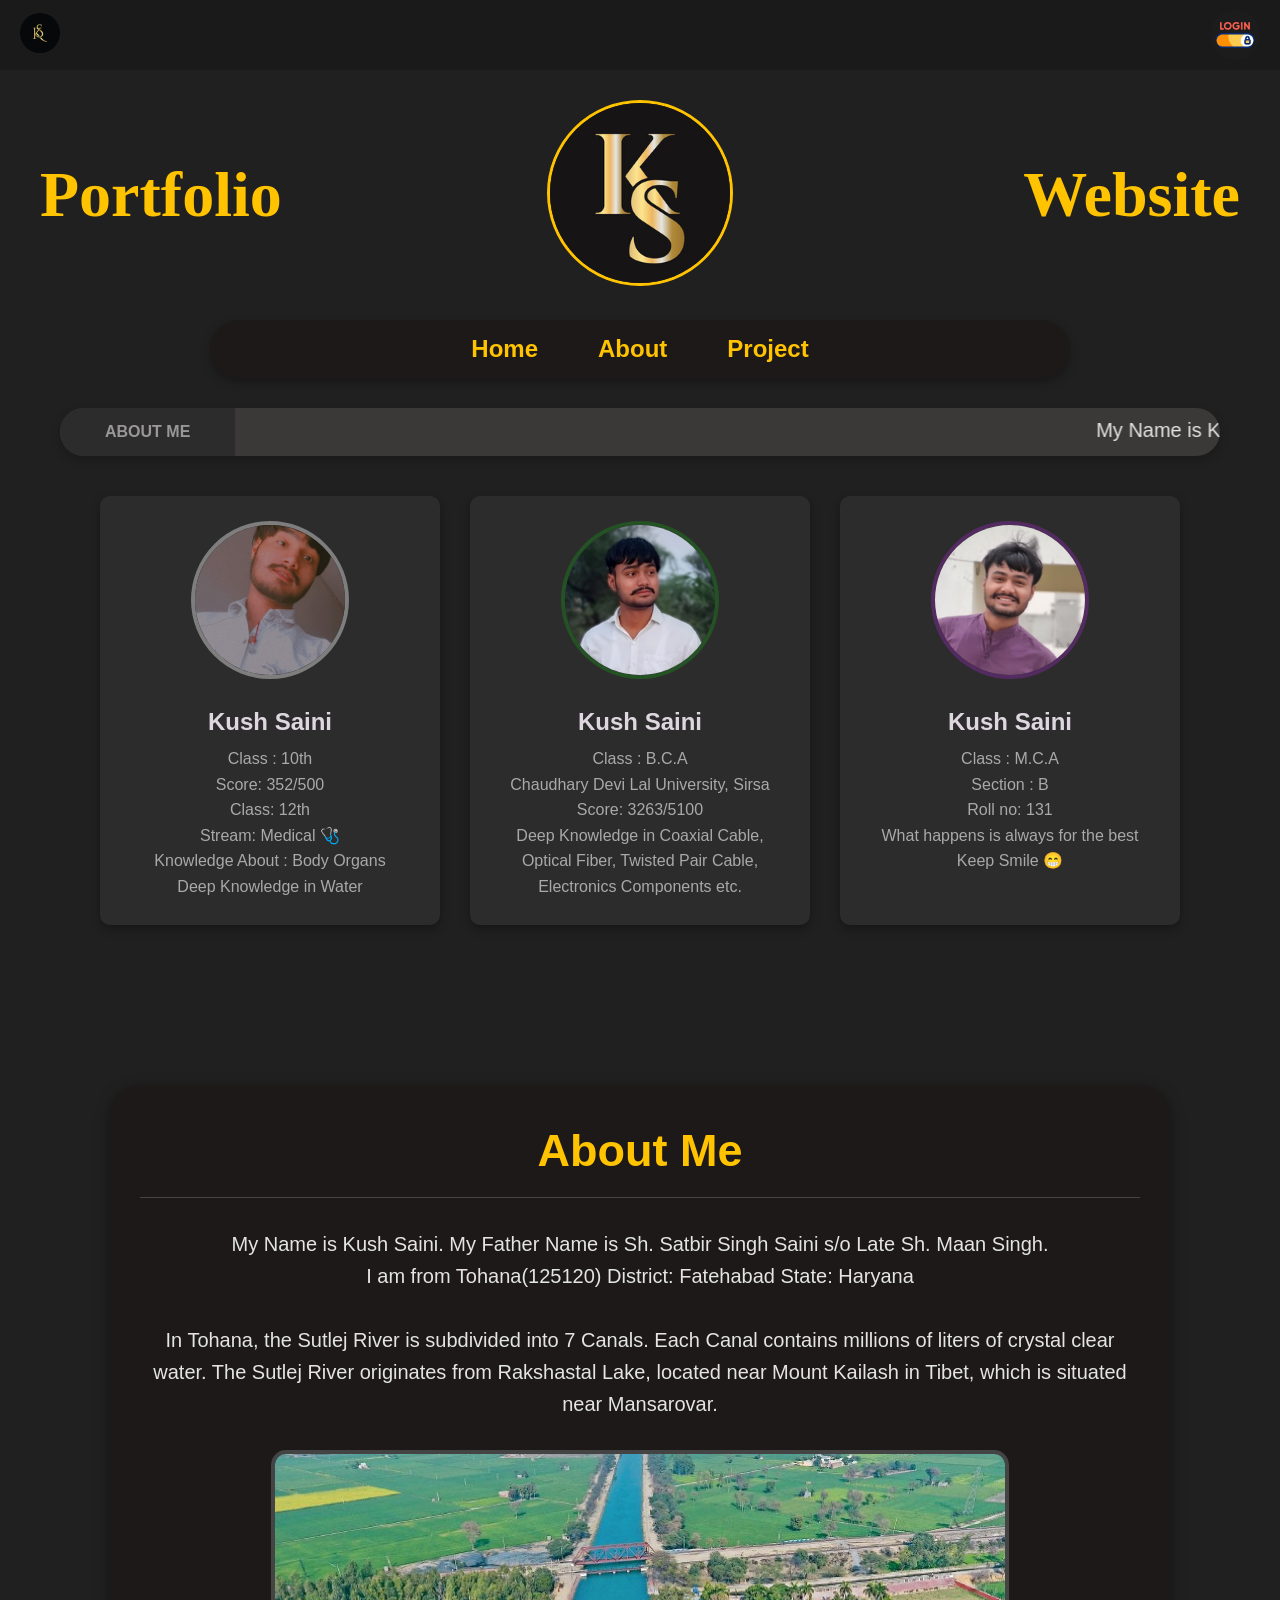
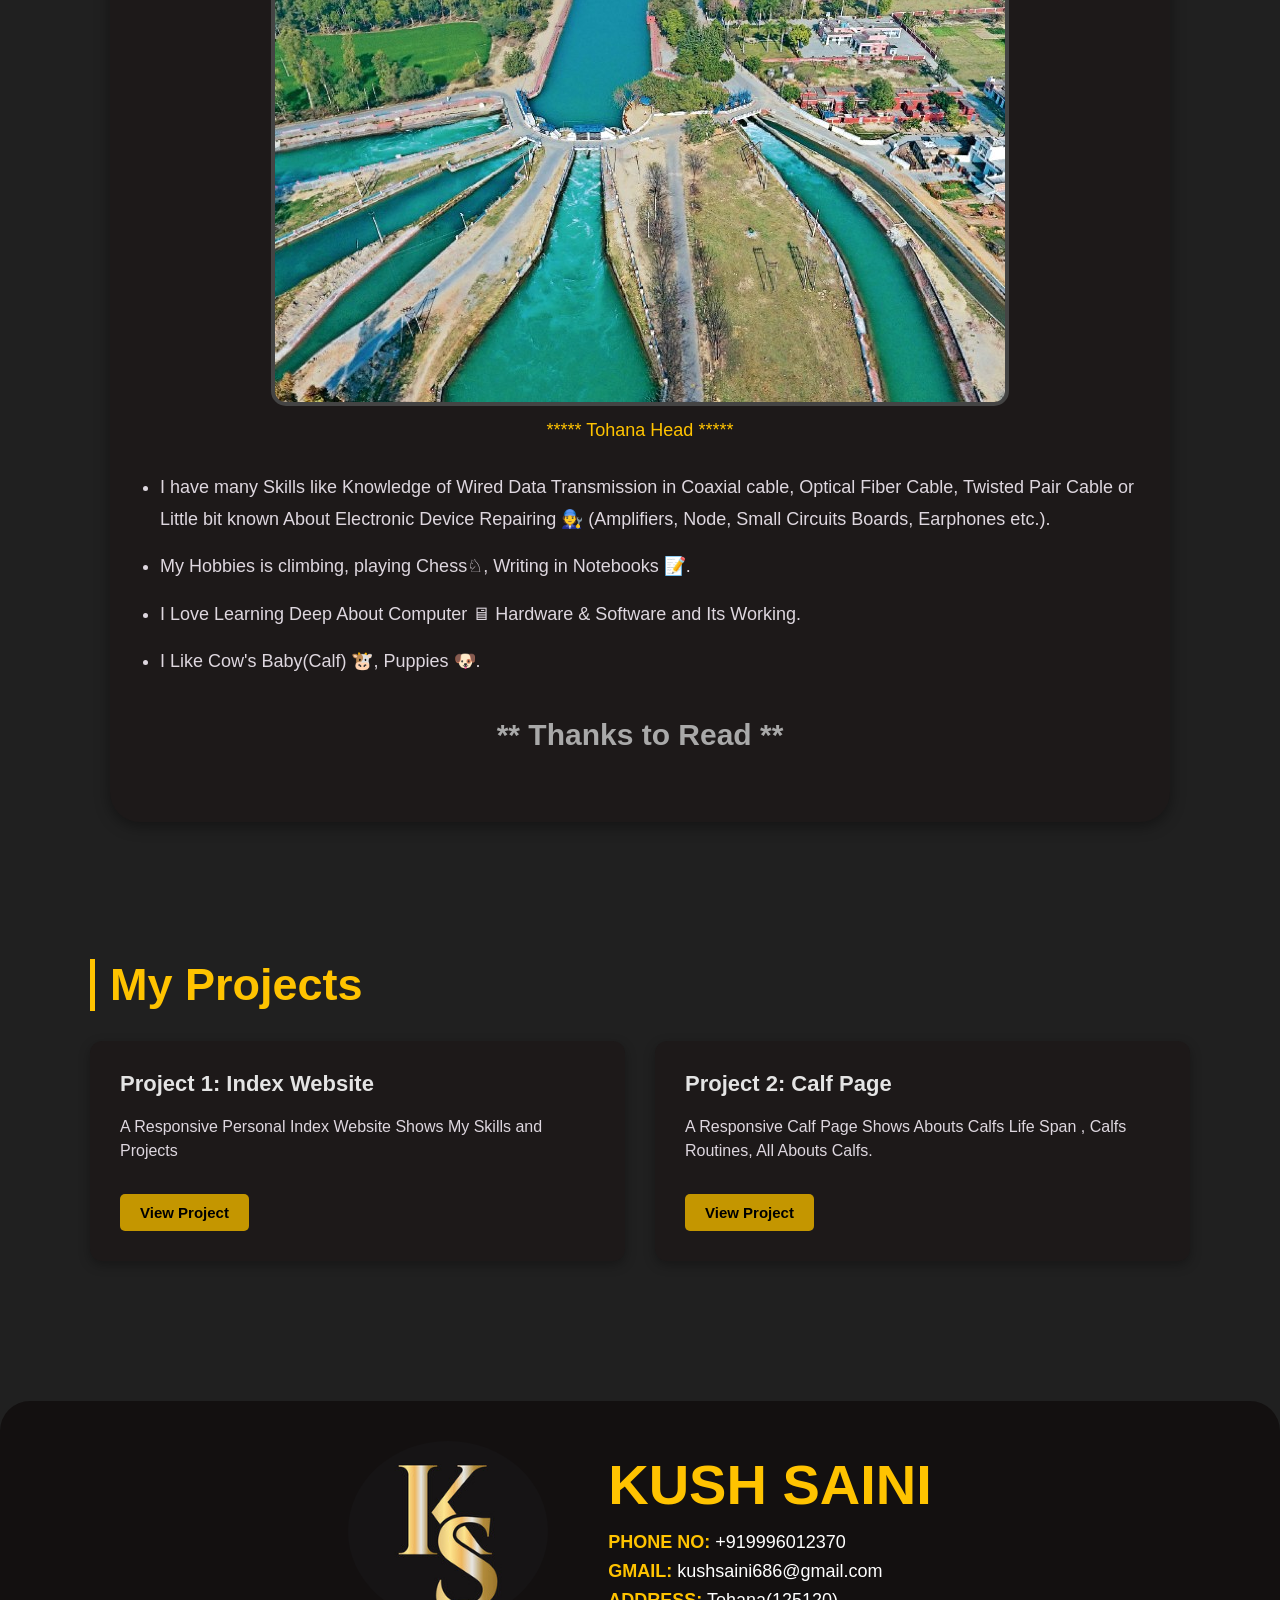
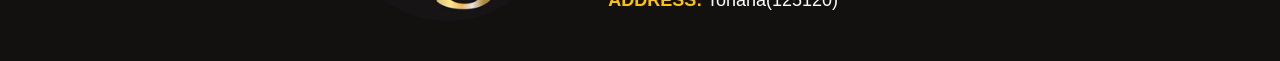
<file: index.html>
<!DOCTYPE html>
<html lang="en">
<head>
    <meta charset="UTF-8">
    <meta name="viewport" content="width=device-width, initial-scale=1.0">
    <title>KWeb - Kush Saini Portfolio</title>
    <link rel="stylesheet" href="./index.css">
</head>
<body>

    <div class="top-utility-bar">
        <div class="profile-badge">
            <img src="./ks.jpg" alt="KS" class="avatar-img">
        </div>
        <a href="./Login.html" class="isolated-login-btn" title="Login">
            <img src="./login.png" alt="Login">
        </a>
    </div>

    <header id="he">
        <h1 id="k">Portfolio</h1>
        <div class="header-logo-wrapper">
            <img id="i" src="./240_F_510206850_NI3gwIwDtyIz4WPUnAkGsOidf5Y8lUd6.jpeg" alt="Photo Crupt">
        </div>
        <h1 id="w">Website</h1>
    </header>

    <nav id="n">
        <a href="#he"><b>Home</b></a>
        <a href="#about-section"><b>About</b></a>
        <a href="#project-section"><b>Project</b></a>
    </nav>

    <section id="in">
        <div id="ln">
            <p id="l"><b>ABOUT ME</b></p>
        </div>
        <div class="marquee-wrapper">
            <marquee behavior="scroll" loop="infinite" direction="left">
                <p id="pa">
                    My Name is Kush Saini. My Father Name is Sh. Satbir Singh Saini s/o Late Sh. Maan Singh.
                    I have many Skills like Knowledge of Wired Data Transmission in Coaxial cable, 
                    Optical Fiber Cable, Twisted Pair Cable or Little bit known About Electronic Device Repairing 🧑‍🔧
                    (Amplifiers, Node, Small Circuits Boards, Earphones etc.) and 
                    My Hobbies is climbing, playing Chess♘, Writing in Notebooks📝.
                    I Love Learning Deep About Computer 🖥 Hardware & Software and Its Working.
                    I Like Cow's Baby(Calf)🐮, Puppies🐶.
                </p>
            </marquee>
        </div>
    </section>
     
    <main id="mai">
        <div id="card1" class="profile-card">
            <img src="./WhatsApp Image 2025-09-26 at 7.26.59 PM.jpeg" alt="Profile Picture" class="card-img">
            <h2 class="kname">Kush Saini</h2>
            <p class="bio">Class : 10th<br>Score: 352/500<br>Class: 12th<br>Stream: Medical 🩺<br>
            Knowledge About : Body Organs<br>Deep Knowledge in Water</p>
        </div>

        <div id="card2" class="profile-card">
            <img src="./kushph.png" alt="Profile Picture" class="card-img">
            <h2 class="kname">Kush Saini</h2>
            <p class="bio">Class : B.C.A<br>Chaudhary Devi Lal University, Sirsa<br>
            Score: 3263/5100<br>Deep Knowledge in Coaxial Cable, Optical Fiber, Twisted Pair Cable, Electronics Components etc.</p>
        </div>
      
        <div id="card3" class="profile-card">
            <img src="./ks.png" alt="Profile Picture" class="card-img">
            <h2 class="kname">Kush Saini</h2>
            <p class="bio">Class : M.C.A <br>Section : B <br>Roll no: 131 <br>
            What happens is always for the best <br>Keep Smile 😁</p>
        </div>
    </main>

    <section id="about-section" class="scroll-section">
        <article id="art">
            <h1 id="am">About Me</h1>
            <hr id="hrr">
            <section id="para">
                <p>
                    My Name is Kush Saini. My Father Name is Sh. Satbir Singh Saini s/o Late Sh. Maan Singh.<br>
                    I am from Tohana(125120) District: Fatehabad State: Haryana<br><br>
                    In Tohana, the Sutlej River is subdivided into 7 Canals. Each Canal contains millions of liters of crystal clear water.
                    The Sutlej River originates from Rakshastal Lake, located near Mount Kailash in Tibet, which is situated near Mansarovar.
                </p>
            </section>
            
            <figure id="fig">
                <img id="Hadpic" src="./head1.jpeg" alt="Tohana Head">
                <figcaption id="cap">***** Tohana Head *****</figcaption>
            </figure>

            <ul id="lists">
                <li>I have many Skills like Knowledge of Wired Data Transmission in Coaxial cable, Optical Fiber Cable, Twisted Pair Cable or Little bit known About Electronic Device Repairing 🧑‍🔧 (Amplifiers, Node, Small Circuits Boards, Earphones etc.).</li>
                <li>My Hobbies is climbing, playing Chess♘, Writing in Notebooks 📝.</li>
                <li>I Love Learning Deep About Computer 🖥 Hardware & Software and Its Working.</li>
                <li>I Like Cow's Baby(Calf) 🐮, Puppies 🐶.</li>
            </ul>

            <h1 id="hhh">** Thanks to Read **</h1>
        </article>
    </section>

    <section id="project-section" class="scroll-section">
        <h1 id="proj">My Projects</h1>
        <div class="projects-grid">
            <article class="project-card">
                <h2>Project 1: Index Website</h2>
                <p>A Responsive Personal Index Website Shows My Skills and Projects</p>
                <a href="#he" class="cta-btn">View Project</a>
            </article>
            <article class="project-card">
                <h2>Project 2: Calf Page</h2>
                <p>A Responsive Calf Page Shows Abouts Calfs Life Span , Calfs Routines, All Abouts Calfs.</p>
                <a href="./Program1.html" class="cta-btn">View Project</a>
            </article>
        </div>
    </section>

    <footer id="fo">
        <img id="em" src="./240_F_510206850_NI3gwIwDtyIz4WPUnAkGsOidf5Y8lUd6.jpeg" alt="Photo Contact" width="200" height="180">
        <div class="footer-content-block">
            <h1 id="ft">KUSH SAINI</h1>
            <div class="footer-details-grid">
                <h3 id="ph"><b>PHONE NO:</b> +919996012370</h3>
                <h3 id="gm"><b>GMAIL:</b> kushsaini686@gmail.com</h3>
                <h3 id="ad"><b>ADDRESS:</b> Tohana(125120)</h3>
            </div>
        </div>
    </footer>

</body>
</html>
</file>
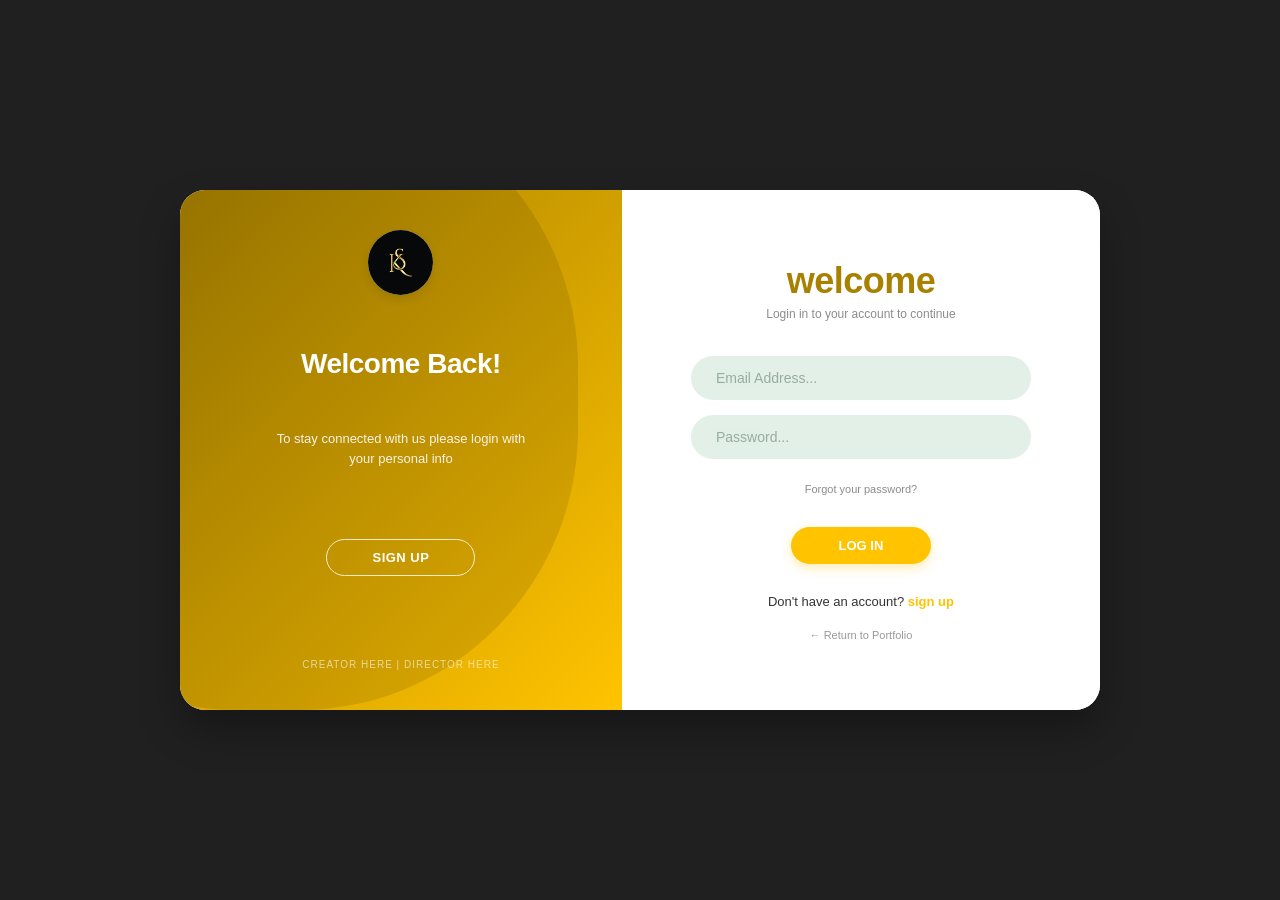
<file: Login.html>
<!DOCTYPE html>
<html lang="en">
<head>
    <meta charset="UTF-8">
    <meta name="viewport" content="width=device-width, initial-scale=1.0">
    <title>KWeb Portal | Secure Login</title>
    <link rel="stylesheet" href="./Login.css">
</head>
<body>

    <div class="login-wrapper">
        <div class="split-container">
            
            <div class="left-branding-panel">
                <div class="fluid-bg-shape"></div>
                <div class="panel-inner-content">
                    <div class="brand-badge">
                        <img src="./ks.jpg" alt="Kush Logo" class="badge-logo-img">
                    </div>
                    <h2 class="branding-title">Welcome Back!</h2>
                    <p class="branding-subtitle">To stay connected with us please login with your personal info</p>
                    
                    <a href="#signup" class="ghost-panel-btn">SIGN UP</a>
                    
                    <div class="panel-mini-footer">
                        <span>CREATOR HERE</span> | <span>DIRECTOR HERE</span>
                    </div>
                </div>
            </div>

            <div class="right-form-panel">
                <div class="form-inner-wrapper">
                    
                    <h1 class="welcome-heading">welcome</h1>
                    <p class="welcome-subtext">Login in to your account to continue</p>

                    <form action="http://127.0.0.1:3000" method="post" class="portal-form">
                        
                        <div class="field-container">
                            <input type="email" id="email" name="email" required placeholder="Email Address...">
                        </div>

                        <div class="field-container">
                            <input type="password" id="password" name="password" required placeholder="Password...">
                        </div>

                        <div class="forgot-wrapper">
                            <a href="#forgot" class="forgot-trigger-link">Forgot your password?</a>
                        </div>

                        <div class="action-wrapper">
                            <button type="submit" class="prime-login-btn">LOG IN</button>
                        </div>

                    </form>

                    <div class="portal-alt-nav">
                        <p>Don't have an account? <a href="#signup" class="highlight-signup-link">sign up</a></p>
                        <a href="./index.html" class="home-return-btn">← Return to Portfolio</a>
                    </div>

                </div>
            </div>

        </div>
    </div>

</body>
</html>
</file>
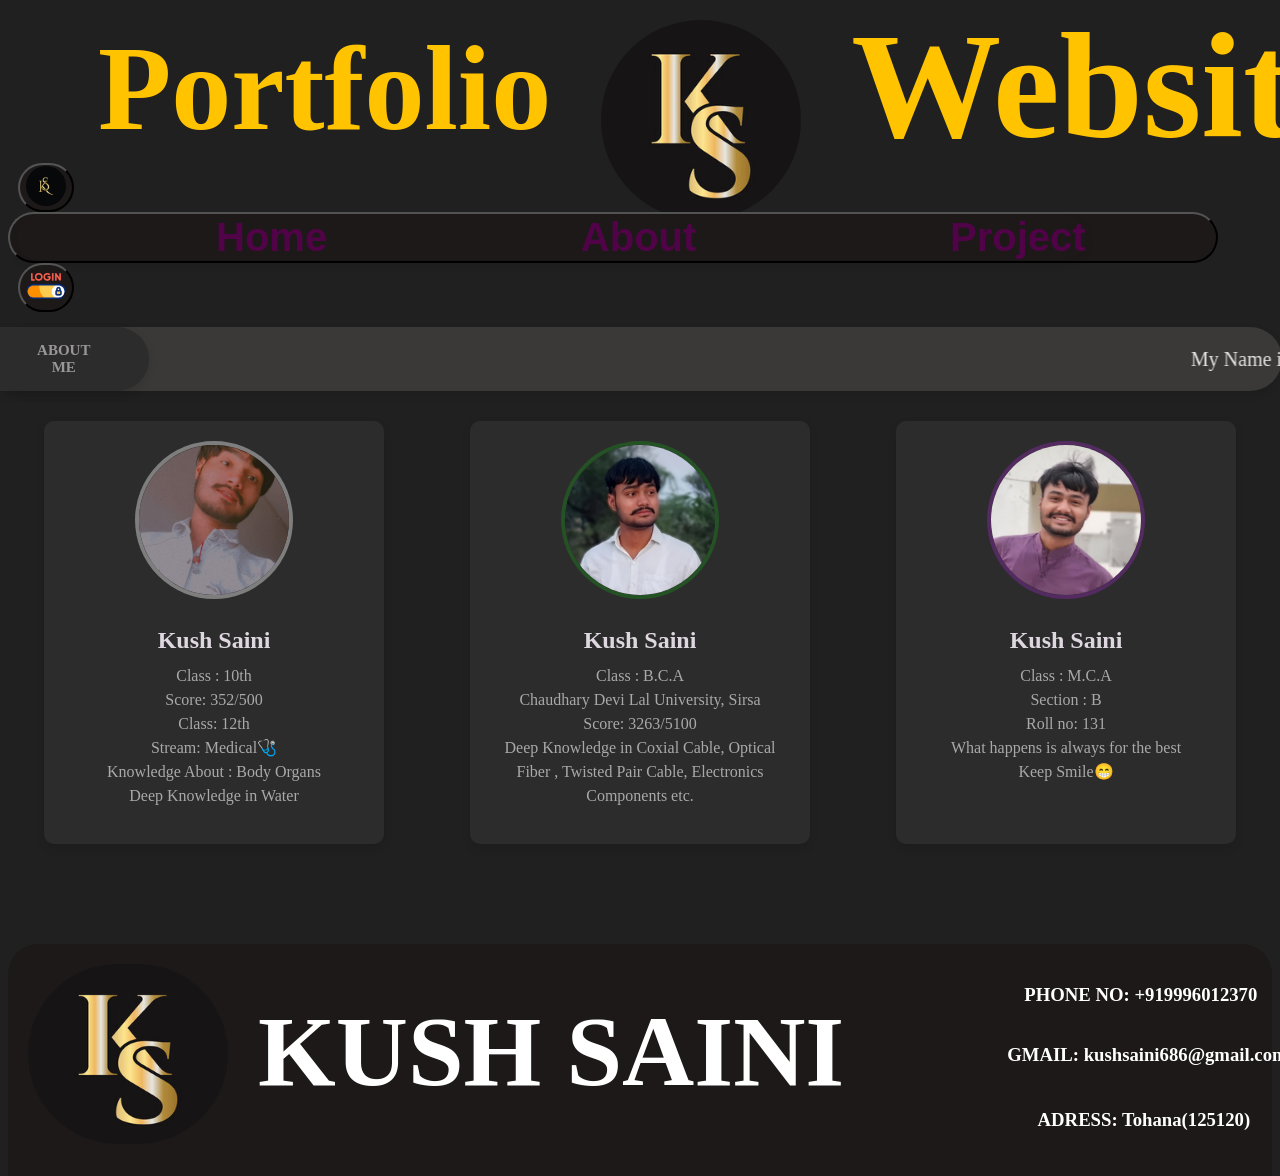
<file: Portfolio.html>
<!DOCTYPE html>
<html lang="en">
<head>
  <meta charset="UTF-8">
    <meta name="viewport" content="width=device-width, initial-scale=1.0">
    <title>KWeb</title>
    <link rel="stylesheet" href="./Portfolio.css">
</head>
<body>

    <header id="he">
       <h1 id="k">Portfolio</h1>
        <img id="i" src="./240_F_510206850_NI3gwIwDtyIz4WPUnAkGsOidf5Y8lUd6.jpeg" alt="Photo Crupt" width="220" height="200">
        <h1 id="w">Website</h1>
      </header>
      <button id="blogin" type=""><img id="login" src="./ks.jpg" width="40" height="40"></button>
    <button id="nv"><nav id="n">
        <a href="./Portfolio.html" id="ho"><b>Home</b></a>
        <a href="./Portfolioabout.html" id="ab"><b>About</b></a>
        <a href="./Portfolioprojrct.html" id="co"><b>Project</b></a>
      </nav></button>
      <button id="blogin" >
        <a href="./Login.html">
          <img id="login" src="./login.png" width="40" height="40">
        </a>
      </button>
      <nav id="in">
        <div id="ln">
          <p id="l"><b>ABOUT ME</b></p>
        </div>
        <marquee behavior="scroll" loop="infinite" direction="left">
          <p id="pa">
             My Name is Kush Saini. My Father Name is Sh. Satbir Singh Saini s/o Late Sh. Maan Singh.
             I have many Skills like Knowledge of Wired Data Transmission in Coxicial cable, 
             Optical Fiber Cable, Twistd Pair Cable
                or Little bit known About Electronic Divice Reparing 🧑‍🔧
                (Amplifiers, Node, Small Circuits Boards, Earphones etc. ) and 
                My Hobbies is climbing, playing Chess♘, Writing in Notebooks📝.
                 I Love  Learnig Deep About Computer 🖥 Hardware & Software and Its Working.
                 I Like Cow's Baby(Calf)🐮, Puppys🐶.
          </p>
        </marquee>
      </nav>
     
     
    <main id="mai">
       <div id="card1">
        <img src="./WhatsApp Image 2025-09-26 at 7.26.59 PM.jpeg" alt="Profile Picture" id="img1">
        <h2 class="kname">Kush Saini</h2>
        <p class="bio">Class : 10th<br>Score: 352/500<br>Class: 12th<br>Stream: Medical🩺<br>
           Knowledge About : Body Organs<br>Deep Knowledge in Water</p>
           </div>
            <div id="card2">
        <img src="./kushph.png" alt="Profile Picture" id="img2" >
        <h2 class="kname">Kush Saini</h2>
        <p class="bio">Class : B.C.A<br>Chaudhary Devi Lal University, Sirsa<br>
          Score: 3263/5100<br>Deep Knowledge in Coxial Cable, Optical Fiber , Twisted Pair Cable, Electronics Components etc.</p>
           </div>
      
         <div id="card3">
        <img src="./ks.png" alt="Profile Picture" id="img3">
        <h2 class="kname">Kush Saini</h2>
        <p class="bio">Class : M.C.A <br>Section : B <br>Roll no: 131 <br>
          What happens is always for the best <br>Keep Smile😁</p>
           </div>

</main>

    <footer id="fo">
        <img id="em" src="./240_F_510206850_NI3gwIwDtyIz4WPUnAkGsOidf5Y8lUd6.jpeg" alt="Photo Contact" width="200" height="180">
        <h1 id="ft">KUSH SAINI</h1>
        <h3 id="ph">PHONE NO: +919996012370</H3>
        <H3 id="gm">GMAIL: kushsaini686@gmail.com</H3>
        <H3 id="ad">ADRESS: Tohana(125120)</H3>
    </footer>

</body>
</html>
</file>
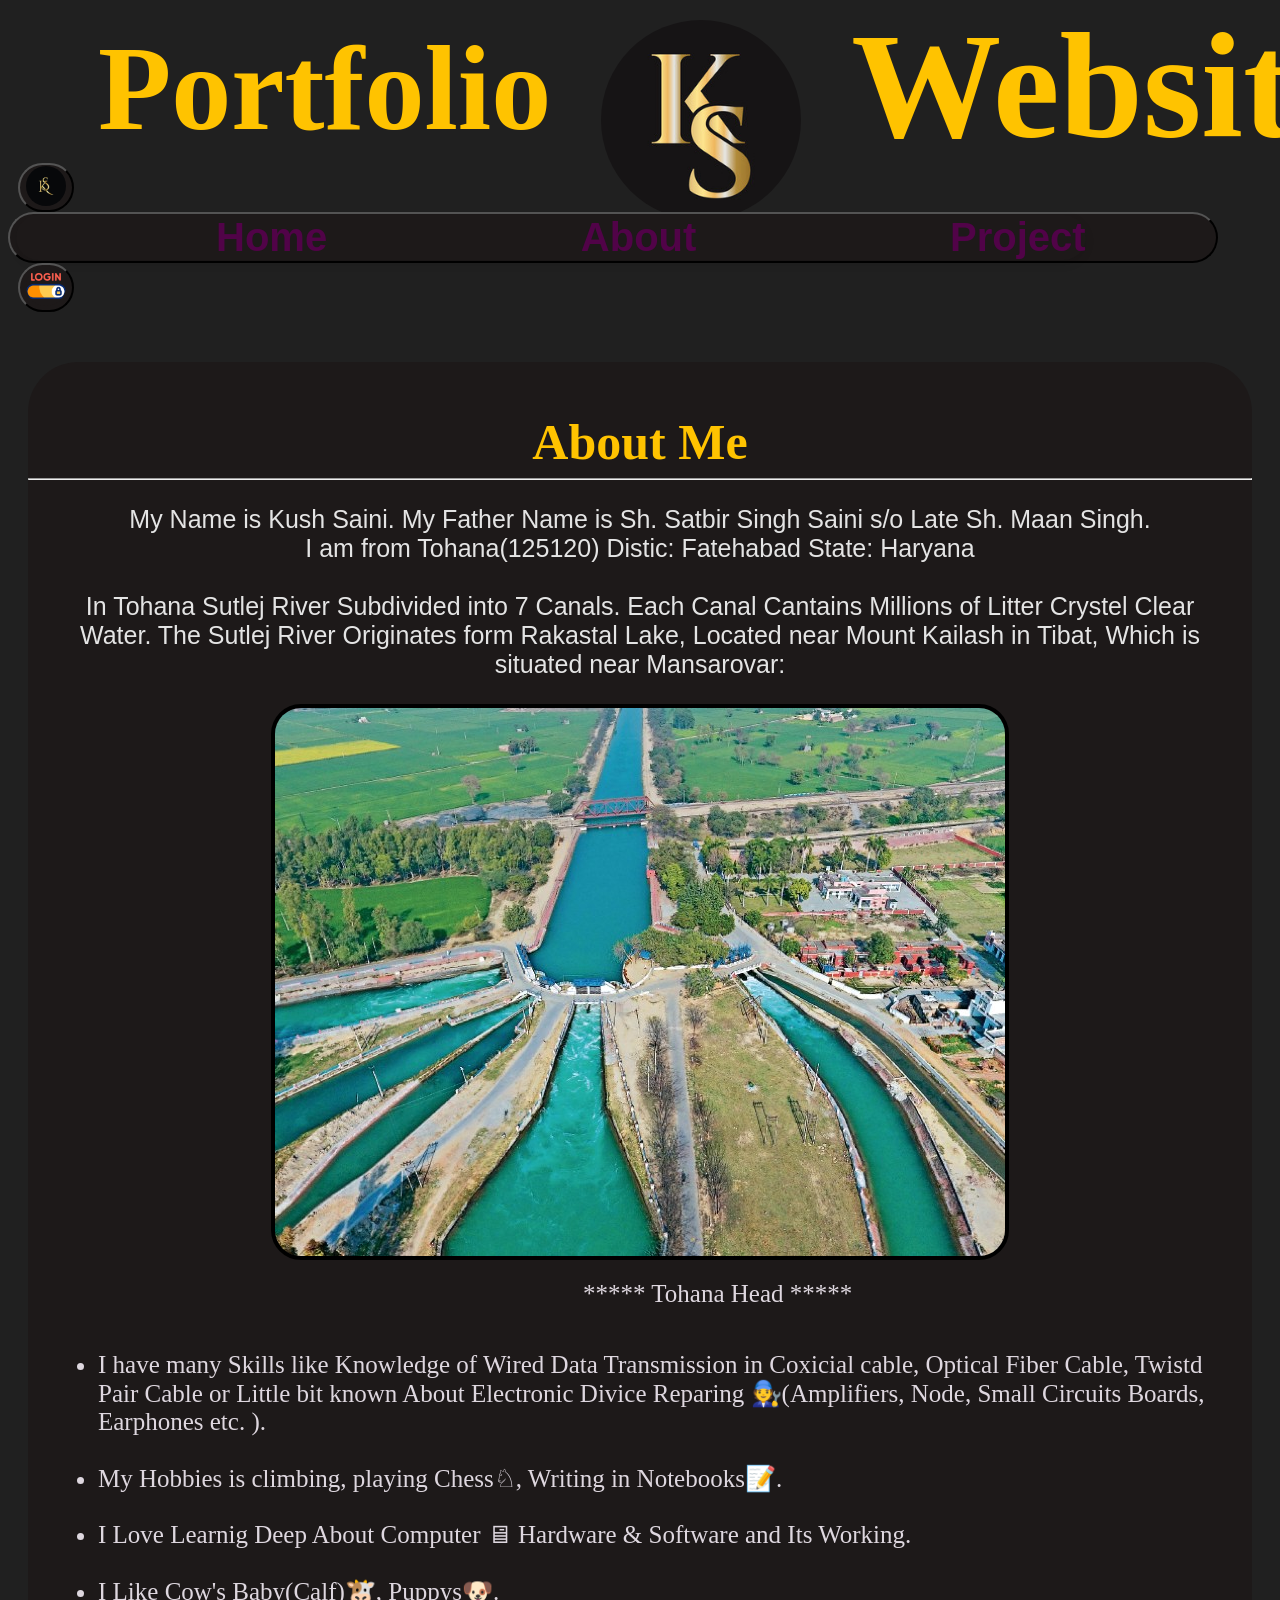
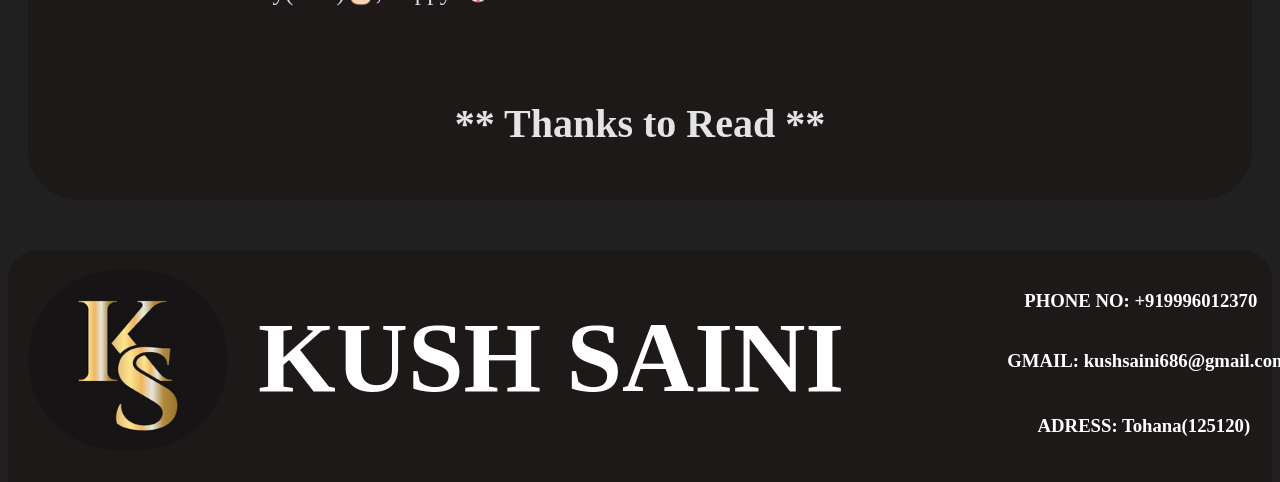
<file: Portfolioabout.html>
<!DOCTYPE html>
<html lang="en">
<head>
    <meta charset="UTF-8">
    <meta name="viewport" content="width=device-width, initial-scale=1.0">
    <title>KWeb</title>
    <link rel="stylesheet" href="./Portfolio.css">
</head>
<body>

    <header id="he">
      
       <h1 id="k">Portfolio</h1>
        <img id="i" src="./240_F_510206850_NI3gwIwDtyIz4WPUnAkGsOidf5Y8lUd6.jpeg" alt="Photo Crupt" width="220" height="200">
        <h1 id="w">Website</h1>
    </header>
    <button id="blogin" type=""><img id="login" src="./ks.jpg" width="40" height="40"></button>
    <button id="nv"><nav id="n">
        <a href="./Portfolio.html" id="ho"><b>Home</b></a>
        <a href="./Portfolioabout.html" id="ab"><b>About</b></a>
        <a href="./Portfolioprojrct.html" id="co"><b>Project</b></a>
      </nav></button>
      <button id="blogin" >
        <a href="./Login.html">
          <img id="login" src="./login.png" width="40" height="40">
        </a>
      </button>
    <main id="mai">
   <article id="art">
            <h1 id="am">About Me</h1><hr id="hrr">
            <section id="para"><p> 
             My Name is Kush Saini. My Father Name is Sh. Satbir Singh Saini s/o Late Sh. Maan Singh.<br>
             I am from Tohana(125120) Distic: Fatehabad State: Haryana<br><br> In Tohana Sutlej River Subdivided into 7 Canals. Each Canal Cantains Millions of Litter Crystel Clear Water.
             The Sutlej River Originates form Rakastal Lake, Located near Mount Kailash in Tibat, Which is situated near Mansarovar:
             <br></p></section>
             <figure id="fig">
              <img id="Hadpic"  src="./head1.jpeg" alt="Image Carupt" width="730px" height="548px">
             </figure>
             <figcaption id="cap">***** Tohana Head *****</figcaption>
             <br>
             
                <ul id="lists">
               <li>I have many Skills like Knowledge of Wired Data Transmission in Coxicial cable, Optical Fiber Cable, Twistd Pair Cable
                or Little bit known About Electronic Divice Reparing 🧑‍🔧(Amplifiers, Node, Small Circuits Boards, Earphones etc. ).
               </li>
               <br>
                <li>My Hobbies is climbing, playing Chess♘, Writing in Notebooks📝.</li>
                <br>
               <li> I Love Learnig Deep About Computer 🖥 Hardware & Software and Its Working. </li>
                <br>
               <li> I Like Cow's Baby(Calf)🐮, Puppys🐶.</li>
               </ul>
             
              
             
<br><br><h1 id="hhh">** Thanks to Read **</h1></id>

        </article>

</main>

    <footer id="fo">
        <img id="em" src="./240_F_510206850_NI3gwIwDtyIz4WPUnAkGsOidf5Y8lUd6.jpeg" alt="Photo Contact" width="200" height="180">

        <h1 id="ft">KUSH SAINI</h1>
      
        <h3 id="ph">PHONE NO: +919996012370</H3>
        <H3 id="gm">GMAIL: kushsaini686@gmail.com</H3>
        <H3 id="ad">ADRESS: Tohana(125120)</H3>

    </footer>

</body>
</html>
</file>
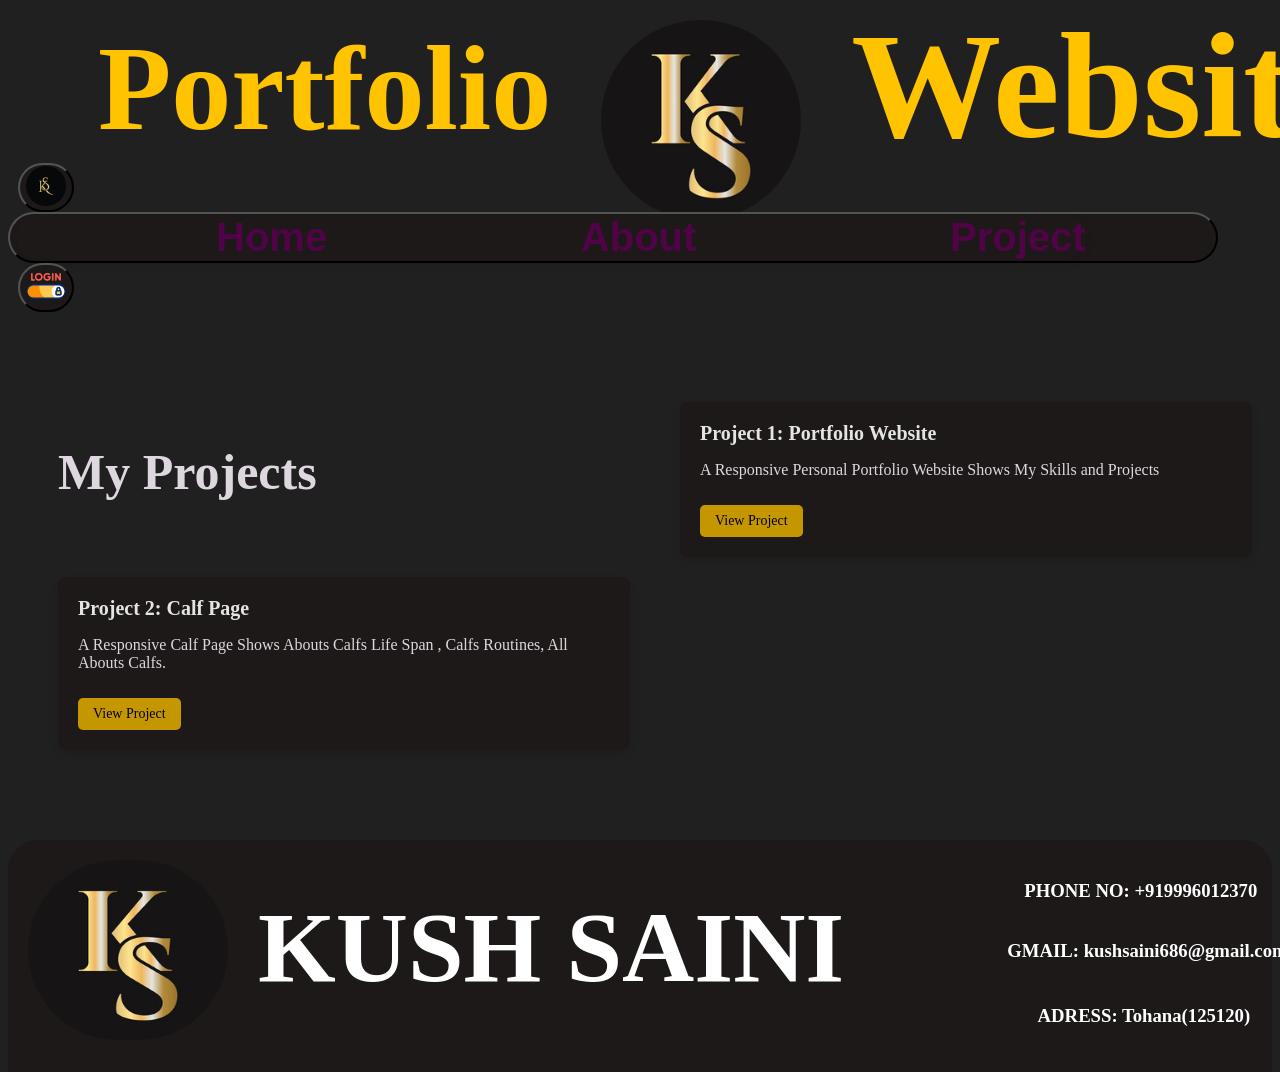
<file: Portfolioprojrct.html>
<!DOCTYPE html>
<html lang="en">
<head>
    <meta charset="UTF-8">
    <meta name="viewport" content="width=device-width, initial-scale=1.0">
    <title>KWeb</title>
    <link rel="stylesheet" href="./Portfolio.css">
</head>
<body>

    <header id="he">
       <h1 id="k">Portfolio</h1>
        <img id="i" src="./240_F_510206850_NI3gwIwDtyIz4WPUnAkGsOidf5Y8lUd6.jpeg" alt="Photo Crupt" width="220" height="200">
        <h1 id="w">Website</h1>
    </header>
    <button id="blogin" type=""><img id="login" src="./ks.jpg" width="40" height="40"></button>
    <button id="nv"><nav id="n">
        <a href="./Portfolio.html" id="ho"><b>Home</b></a>
        <a href="./Portfolioabout.html" id="ab"><b>About</b></a>
        <a href="./Portfolioprojrct.html" id="co"><b>Project</b></a>
      </nav></button>
      <button id="blogin" >
        <a href="./Login.html">
          <img id="login" src="./login.png" width="40" height="40">
        </a>
      </button>
    <main id="mai">
    <section class="projects">
            <h1 id="proj">My Projects</h1>
            <article class="project-card">
                <h2>Project 1: Portfolio Website</h2>
                <p>A Responsive Personal Portfolio Website Shows My Skills and Projects</p>
                <a href="./Portfolio.html" class="cta-btn">View Project</a>
            </article>
            <article class="project-card">
                <h2>Project 2: Calf Page</h2>
                <p>A Responsive Calf Page Shows Abouts Calfs Life Span , Calfs Routines, All Abouts Calfs.</p>
                <a href="./Program1.html" class="cta-btn">View Project</a>
            </article>
        </section>

</main>

    <footer id="fo">
        <img id="em" src="./240_F_510206850_NI3gwIwDtyIz4WPUnAkGsOidf5Y8lUd6.jpeg" alt="Photo Contact" width="200" height="180">

        <h1 id="ft">KUSH SAINI</h1>
      
        <h3 id="ph">PHONE NO: +919996012370</H3>
        <H3 id="gm">GMAIL: kushsaini686@gmail.com</H3>
        <H3 id="ad">ADRESS: Tohana(125120)</H3>

    </footer>

</body>
</html>
</file>
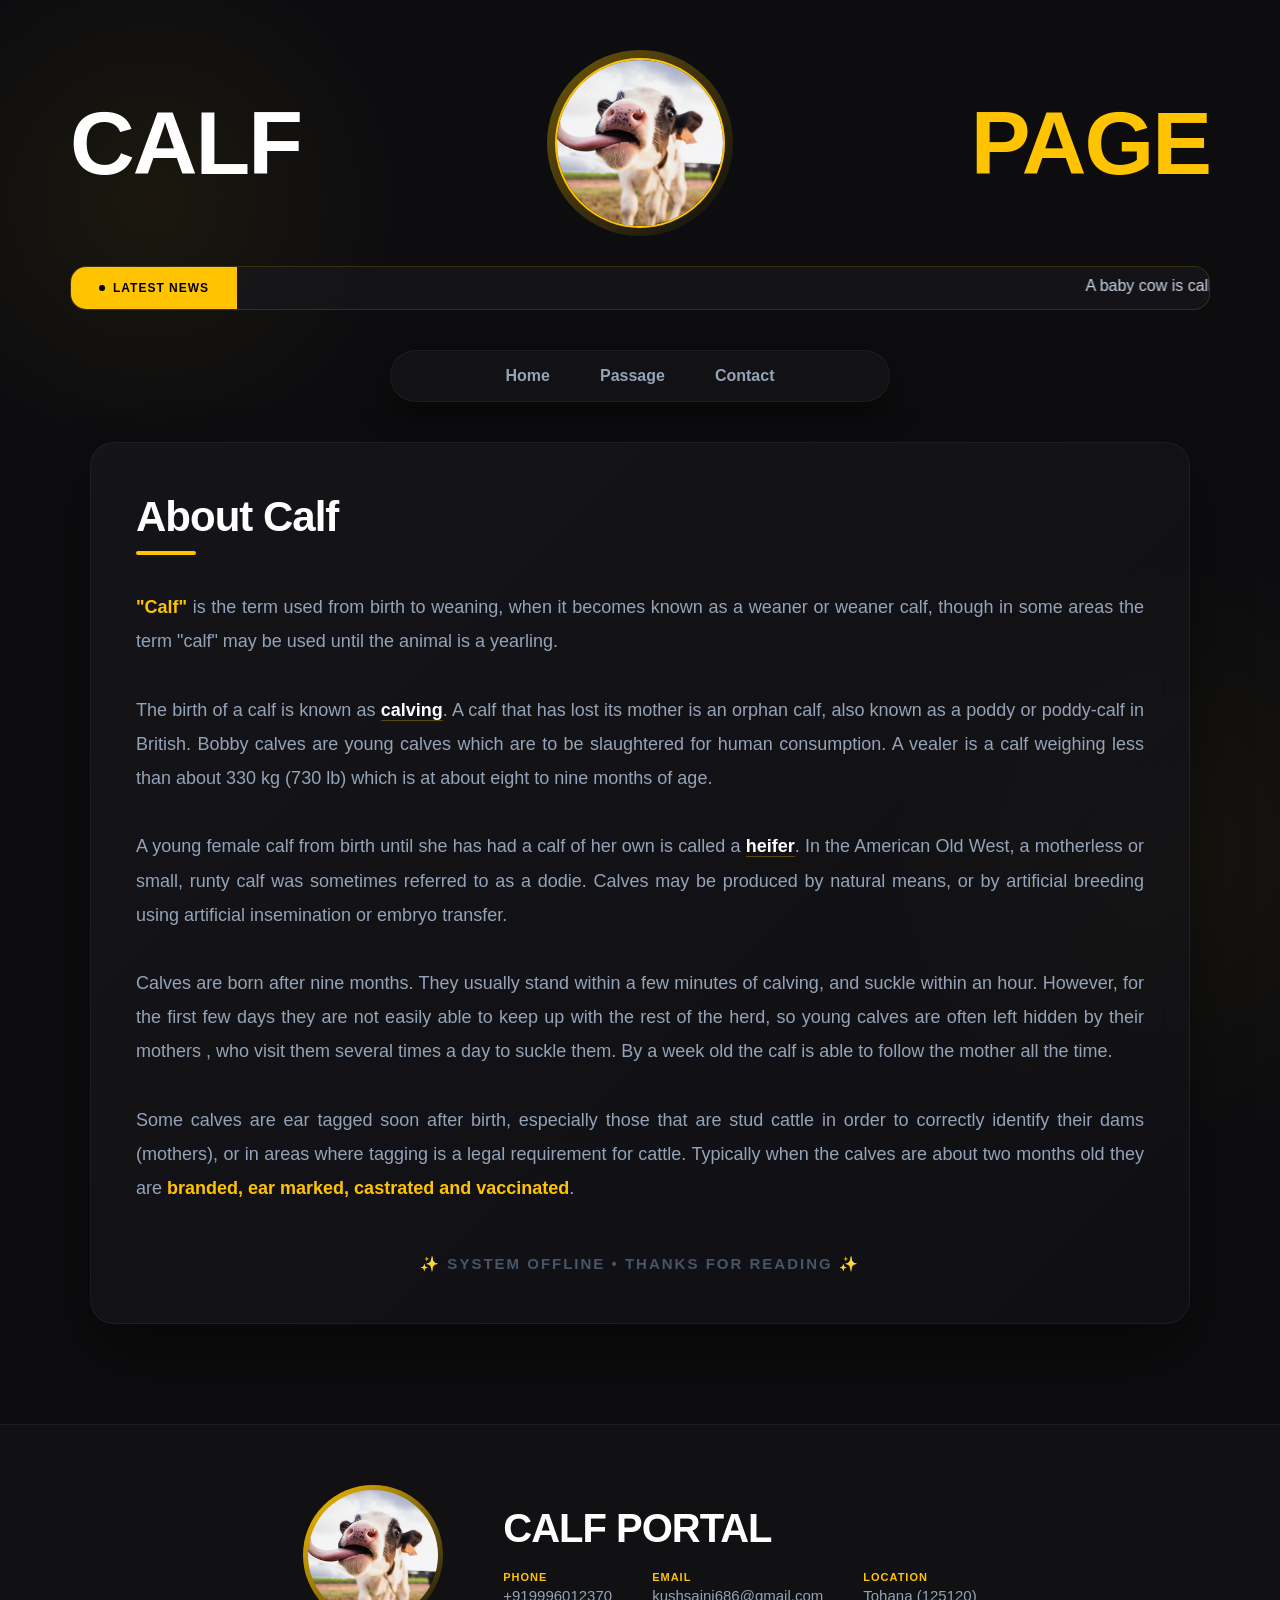
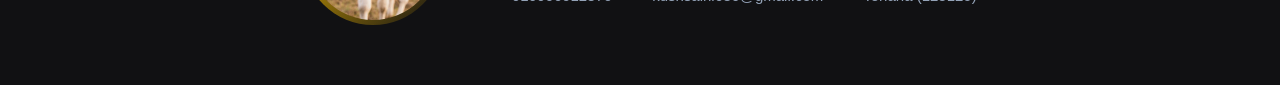
<file: Program1.html>
<!DOCTYPE html>
<html lang="en">
<head>
    <meta charset="UTF-8">
    <meta name="viewport" content="width=device-width, initial-scale=1.0">
    <title>Calf Experience | Premium Portal</title>
    <link rel="stylesheet" href="./program1.css">
</head>
<body>

    <div class="bg-glow-1"></div>
    <div class="bg-glow-2"></div>

    <header id="he">
        <h1 id="k" class="glow-text">CALF</h1>
        <div class="logo-pulse-ring">
            <img id="i" src="./img.jpeg" alt="Premium Calf Visual">
        </div>
        <h1 id="w" class="glow-text">PAGE</h1>
    </header>

    <div id="in">
        <div id="ln">
            <span class="pulse-dot"></span>
            <p id="l">LATEST NEWS</p>
        </div>
        <div class="marquee-wrapper">
            <marquee behavior="scroll" loop="infinite" direction="left" scrollamount="7">
                <p id="pa">
                    A baby cow is called a calf, born after a nine-month gestation period  
                    and known for its wobbly legs and social, playful nature. Calves rely on 
                    their mother's colostrum, a nutrient-rich first milk, for essential immunity 
                    and are weaned onto solid foods like hay and grains around six to nine months 
                    of age. After weaning, they are known as weaners or yearlings, with female
                    calves designated as heifers once they mature and produce their own offspring.
                </p>
            </marquee>
        </div>
    </div>

    <nav id="n">
        <a href="./index.html" id="ho"><span>Home</span></a>
        <a href="#art" id="ab"><span>Passage</span></a>
        <a href="#fo" id="co"><span>Contact</span></a>
    </nav>

    <main id="mai">
        <article id="art" class="glass-card">
            <div class="card-head-wrapper">
                <h1 id="am">About Calf</h1>
                <div class="accent-line"></div>
            </div>
            
            <div class="passage-text-block">
                <p id="para">
                    <span class="highlight-gold">"Calf"</span> is the term used from birth to weaning, when it becomes known as a weaner or weaner calf, though in some areas the term "calf" may be used until the animal is a yearling.
                    <br><br>
                    The birth of a calf is known as <span class="highlight-text">calving</span>. A calf that has lost its mother is an orphan calf, also known as a poddy or poddy-calf in British.
                    Bobby calves are young calves which are to be slaughtered for human consumption.
                    A vealer is a calf weighing less than about 330 kg (730 lb) which is at about eight to nine months of age.
                    <br><br>
                    A young female calf from birth until she has had a calf of her own is called a <span class="highlight-text">heifer</span>.
                    In the American Old West, a motherless or small, runty calf was sometimes referred to as a dodie.
                    Calves may be produced by natural means, or by artificial breeding using artificial insemination or embryo transfer.
                    <br><br>
                    Calves are born after nine months. They usually stand within a few minutes of calving, and suckle within an hour.
                    However, for the first few days they are not easily able to keep up with the rest of the herd, so young calves are often left hidden by their mothers , who visit them several times a day to suckle them.
                    By a week old the calf is able to follow the mother all the time.
                    <br><br>
                    Some calves are ear tagged soon after birth, especially those that are stud cattle in order to correctly identify their dams (mothers), or in areas where tagging is a legal requirement for cattle.
                    Typically when the calves are about two months old they are <span class="highlight-gold">branded, ear marked, castrated and vaccinated</span>.
                </p>
            </div>

            <h1 id="hhh">✨ System Offline • Thanks for Reading ✨</h1>
        </article>
    </main>

    <footer id="fo">
        <div class="footer-blur-bg"></div>
        <div class="footer-container">
            <div class="footer-img-frame">
                <img id="em" src="./img.jpeg" alt="Calf Footer Brand">
            </div>
            <div class="footer-info">
                <h1 id="ft">CALF PORTAL</h1>
                <div class="modern-grid-contacts">
                    <div class="contact-item">
                        <span class="icon-label">PHONE</span>
                        <p>+919996012370</p>
                    </div>
                    <div class="contact-item">
                        <span class="icon-label">EMAIL</span>
                        <p>kushsaini686@gmail.com</p>
                    </div>
                    <div class="contact-item">
                        <span class="icon-label">LOCATION</span>
                        <p>Tohana (125120)</p>
                    </div>
                </div>
            </div>
        </div>
    </footer>

</body>
</html>
</file>
<file: index.css>
/* --- Global Variables & Smooth Scroll Setup --- */
html {
    scroll-behavior: smooth; /* Isse pure page par clicking scrolling smooth ho jayegi */
}

body {
    background-color: #202020;
    margin: 0;
    padding: 0;
    box-sizing: border-box;
    font-family: Arial, sans-serif;
    color: #e4e4e4;
    overflow-x: hidden;
}

/* --- Top Utility Bar & Isolated Login --- */
.top-utility-bar {
    display: flex;
    justify-content: space-between;
    align-items: center;
    padding: 10px 20px;
    background-color: #1a1a1a;
}
.avatar-img {
    border-radius: 50%;
    width: 40px;
    height: 40px;
    object-fit: cover;
}
.isolated-login-btn {
    background: #1d1c1c;
    padding: 5px;
    border-radius: 50%;
    transition: background-color 0.3s ease, transform 0.2s;
    display: flex;
    align-items: center;
    justify-content: center;
}
.isolated-login-btn img {
    border-radius: 50%;
    width: 40px;
    height: 40px;
}
.isolated-login-btn:hover {
    background-color: rgb(94, 72, 72);
    transform: scale(1.05);
}

/* --- Header Section (Fixed Desktop Gap & Alignment) --- */
#he {
    margin: 30px auto;
    max-width: 1200px;
    padding: 0 20px;
    display: flex;
    justify-content: space-between;
    align-items: center;
    gap: 20px;
}
#k, #w {
    color: #ffc300;
    font-size: clamp(2.5rem, 5vw, 6rem); /* Scalable dynamically for tablet and desktop */
    font-family: cursive;
    margin: 0;
    flex: 1;
}
#k { text-align: left; }
#w { text-align: right; }

.header-logo-wrapper {
    flex: 0 0 auto;
}
#i {
    border-radius: 50%;
    width: 180px;
    height: 180px;
    object-fit: cover;
    border: 3px solid #ffc300;
}

/* --- Clean Navigation Bar --- */
#n {
    box-shadow: 0 4px 10px rgba(0, 0, 0, 0.3);
    border-radius: 50px;
    background-color: rgb(29, 25, 25);
    display: flex;
    justify-content: center;
    gap: 60px;
    max-width: 800px;
    margin: 20px auto;
    padding: 15px 30px;
}
#n a {
    text-decoration: none;
    color: #ffc300;
    font-family: 'Gill Sans', sans-serif;
    font-size: 24px;
    transition: color 0.3s, transform 0.2s;
}
#n a:hover {
    color: #ffffff;
    transform: translateY(-2px);
}

/* --- About Announcement Bar --- */
#in {
    display: flex;
    align-items: center;
    box-shadow: 0 4px 10px rgba(0, 0, 0, 0.2);
    border-radius: 50px;
    margin: 30px auto;
    max-width: 1160px;
    background-color: rgb(58, 57, 56);
    overflow: hidden;
}
#ln {
    color: rgb(153, 151, 151);
    padding: 15px 45px;
    background-color: rgb(45, 44, 44);
    border-top-left-radius: 50px;
    border-bottom-left-radius: 50px;
}
#l { margin: 0; text-align: center; font-weight: bold; }
.marquee-wrapper {
    flex: 1;
    overflow: hidden;
}
#pa {
    font-size: 20px;
    color: #e4e4e4;
    margin: 0;
}

/* --- Smooth Scroll Sections Spacing --- */
.scroll-section {
    padding-top: 80px; /* Offset to make sure anchor targets look neat */
    margin-bottom: 40px;
}

/* --- Main Home Profile Cards Layout --- */
#mai {
    display: flex;
    justify-content: center;
    gap: 30px;
    flex-wrap: wrap;
    max-width: 1200px;
    margin: 40px auto;
    padding: 0 20px;
}
.profile-card {
    background-color: #2c2c2c;
    width: 300px;
    border-radius: 10px;
    box-shadow: 0 4px 10px rgba(0, 0, 0, 0.3);
    text-align: center;
    padding: 25px 20px;
    transition: transform 0.3s ease-in-out, box-shadow 0.3s; 
}
.profile-card:hover {
    transform: translateY(-10px);
    box-shadow: 0 8px 20px rgba(255, 195, 0, 0.2);
}
.card-img {
    width: 150px;
    height: 150px;
    border-radius: 50%;
    object-fit: cover;
    margin-bottom: 15px;
}
#card1 .card-img { border: 4px solid #7e7e7e; }
#card2 .card-img { border: 4px solid #245225; }
#card3 .card-img { border: 4px solid #532b61; }

.kname {
    font-size: 1.5em;
    font-weight: bold;
    color: #ded7df;
    margin: 10px 0;
}
.bio {
    font-size: 1em;
    color: #a9a9a9;
    line-height: 1.6;
    margin: 0;
}

/* --- Detailed About Me Article Area --- */
#art {
    margin: 40px auto;
    max-width: 1000px;
    background-color: rgb(29, 25, 25);
    padding: 40px 30px;
    border-radius: 30px;
    box-shadow: 0 4px 15px rgba(0,0,0,0.4);
}
#am {
    color: #ffc300;
    text-align: center;
    font-size: 45px;
    margin: 0 0 20px 0;
}
#hrr {
    border: 0;
    height: 1px;
    background: #444;
    margin-bottom: 30px;
}
#para {
    text-align: center;
    color: #e4e4e4;
    font-size: 20px;
    line-height: 1.6;
    font-family: Helvetica, Arial, sans-serif;
    margin-bottom: 30px;
}
#fig {
    text-align: center;
    margin: 30px 0;
}
#Hadpic {
    border-radius: 15px;
    max-width: 100%;
    height: auto;
    border: 4px solid #444;
}
#cap {
    font-size: 18px;
    color: #ffc300;
    margin-top: 10px;
    text-align: center;
}
#lists {
    font-size: 18px;
    color: #ded7df;
    line-height: 1.8;
    padding-left: 20px;
}
#lists li {
    margin-bottom: 15px;
}
#hhh {
    color: #a9a9a9;
    font-size: 30px;
    text-align: center;
    margin-top: 40px;
}

/* --- Projects Interactive Grid Layout --- */
#project-section {
    max-width: 1100px;
    margin: 0 auto;
    padding: 60px 20px;
}
#proj {
    font-size: 45px;
    color: #ffc300;
    margin-bottom: 30px;
    border-left: 5px solid #ffc300;
    padding-left: 15px;
}
.projects-grid {
    display: grid;
    grid-template-columns: repeat(auto-fit, minmax(300px, 1fr));
    gap: 30px;
}
.project-card {
    background-color: rgb(29, 25, 25);
    padding: 30px;
    border-radius: 12px;
    box-shadow: 0 4px 12px rgba(0, 0, 0, 0.3);
    transition: transform 0.3s ease;
}
.project-card:hover {
    transform: translateY(-5px);
}
.project-card h2 {
    color: #e4e4e4;
    margin-top: 0;
    font-size: 22px;
}
.project-card p {
    color: #ded7df;
    font-size: 16px;
    line-height: 1.5;
}
.cta-btn {
    display: inline-block;
    margin-top: 15px;
    padding: 10px 20px;
    background-color: #c49600;
    color: #000000;
    text-decoration: none;
    font-size: 15px;
    font-weight: bold;
    border-radius: 5px;
    transition: background-color 0.3s ease;
}
.cta-btn:hover {
    background-color: #ffc300;
}

/* --- Footer Alignment Fixes (Structured Data Flex Grid) --- */
#fo {
    display: flex;
    background-color: rgb(19, 16, 16);
    margin-top: 80px;
    padding: 40px 60px;
    border-top-left-radius: 30px;
    border-top-right-radius: 30px;
    align-items: center;
    justify-content: center;
    gap: 60px;
}
#em {
    border-radius: 50%;
    object-fit: cover;
}
.footer-content-block {
    display: flex;
    flex-direction: column;
    gap: 15px;
}
#ft {
    color: #ffc300;
    font-size: 3.5rem;
    margin: 0;
}
.footer-details-grid {
    display: flex;
    flex-direction: column;
    gap: 8px;
}
.footer-details-grid h3 {
    margin: 0;
    font-weight: normal;
    color: #ffffff;
    font-size: 18px;
}
.footer-details-grid b {
    color: #ffc300;
}

/* ==========================================================================
   📱 SYSTEM MEDIA QUERIES (Ultra Responsive Breakpoints for Mobile/Tablets)
   ========================================================================== */
@media screen and (max-width: 900px) {
    #he {
        flex-direction: column;
        text-align: center;
        gap: 15px;
    }
    #k { text-align: center; order: 1; }
    .header-logo-wrapper { order: 2; }
    #w { text-align: center; order: 3; }
    
    #fo {
        flex-direction: column;
        text-align: center;
        padding: 40px 20px;
        gap: 25px;
    }
}

@media screen and (max-width: 600px) {
    #n {
        flex-direction: column;
        gap: 15px;
        border-radius: 20px;
        align-items: center;
        margin: 20px 15px;
    }
    #in {
        flex-direction: column;
        border-radius: 20px;
        margin: 20px 15px;
    }
    #ln {
        width: 100%;
        border-radius: 20px 20px 0 0;
        padding: 10px 0;
        text-align: center;
    }
    .profile-card {
        width: 100%;
    }
    #art {
        margin: 20px 15px;
        padding: 20px 15px;
    }
    #am { font-size: 32px; }
    #para { font-size: 16px; }
}
</file>
<file: Login.css>
/* --- Master Design Reset & Typography --- */
* {
    box-sizing: border-box;
    margin: 0;
    padding: 0;
}

body {
    font-family: -apple-system, BlinkMacSystemFont, "Segoe UI", Roboto, Helvetica, Arial, sans-serif;
    background-color: #202020; /* Dark grey viewport mockup background like your screenshot */
    display: flex;
    justify-content: center;
    align-items: center;
    height: 100vh;
    overflow: hidden;
}

/* --- Container Outer bounding box --- */
.login-wrapper {
    width: 100%;
    max-width: 960px;
    padding: 20px;
}

/* --- The Main Layout Block matching screenshot dimensions --- */
.split-container {
    display: flex;
    background-color: #ffffff;
    border-radius: 25px;
    min-height: 520px;
    box-shadow: 0 20px 40px rgba(0, 0, 0, 0.3);
    overflow: hidden;
    position: relative;
}

/* --- LEFT PANEL: Styled Custom Curved Section --- */
.left-branding-panel {
    flex: 1;
    background-color: #0b6633; /* Fallback */
    background: linear-gradient(135deg, #a88100 0%, #ffc300 100%); /* Gold Match with your website */
    position: relative;
    display: flex;
    flex-direction: column;
    justify-content: center;
    align-items: center;
    padding: 40px;
    color: #ffffff;
    overflow: hidden;
}

/* The fluid organic circular curve accent inside the left section */
.left-branding-panel::after {
    content: '';
    position: absolute;
    width: 140%;
    height: 120%;
    background: rgba(0, 0, 0, 0.1);
    border-radius: 45%;
    top: -20%;
    left: -50%;
    pointer-events: none;
    z-index: 1;
}

.panel-inner-content {
    position: relative;
    z-index: 2;
    text-align: center;
    display: flex;
    flex-direction: column;
    align-items: center;
    width: 100%;
    height: 100%;
    justify-content: space-between;
}

/* Rounded Profile Logo Badge */
.brand-badge {
    width: 65px;
    height: 65px;
    background-color: #ffffff;
    border-radius: 50%;
    display: flex;
    justify-content: center;
    align-items: center;
    box-shadow: 0 4px 10px rgba(0,0,0,0.1);
    margin-bottom: 20px;
    overflow: hidden;
}

.badge-logo-img {
    width: 100%;
    height: 100%;
    object-fit: cover;
}

.branding-title {
    font-size: 28px;
    font-weight: 700;
    margin-bottom: 15px;
    letter-spacing: -0.5px;
}

.branding-subtitle {
    font-size: 13px;
    line-height: 1.6;
    max-width: 260px;
    opacity: 0.9;
    margin-bottom: 35px;
}

/* Ghost outline button styled exactly like 'SIGN IN' on left side of image */
.ghost-panel-btn {
    display: inline-block;
    padding: 10px 45px;
    border: 1.5px solid rgba(255, 255, 255, 0.8);
    border-radius: 25px;
    color: #ffffff;
    text-decoration: none;
    font-size: 13px;
    font-weight: 600;
    letter-spacing: 0.5px;
    transition: all 0.3s ease;
}

.ghost-panel-btn:hover {
    background-color: #ffffff;
    color: #a88100;
}

.panel-mini-footer {
    margin-top: 50px;
    font-size: 10px;
    letter-spacing: 1px;
    opacity: 0.6;
}

/* --- RIGHT PANEL: Forms Portal Content --- */
.right-form-panel {
    flex: 1.1;
    background-color: #ffffff;
    display: flex;
    align-items: center;
    justify-content: center;
    padding: 40px;
}

.form-inner-wrapper {
    width: 100%;
    max-width: 340px;
    text-align: center;
}

/* Welcome Titles Stylings */
.welcome-heading {
    font-size: 36px;
    font-weight: 700;
    color: #a88100; /* Dark Gold primary title style */
    text-transform: lowercase;
    margin-bottom: 5px;
    letter-spacing: -0.5px;
}

.welcome-subtext {
    font-size: 12px;
    color: #8c8c8c;
    margin-bottom: 35px;
}

/* Form structure styles */
.portal-form {
    display: flex;
    flex-direction: column;
    gap: 15px;
}

/* Pill/Capsule Input fields matching screenshot exactly */
.field-container input {
    width: 100%;
    padding: 14px 25px;
    background-color: #e2f0e7; /* Light soft background shade for input fields */
    border: none;
    border-radius: 25px;
    font-size: 14px;
    color: #333333;
    outline: none;
    transition: all 0.2s ease;
}

/* Color theme tint adapt on focus */
.field-container input:focus {
    background-color: #f7eed3; /* Tint changes to very soft warm yellow on click */
    box-shadow: inset 0 0 0 1.5px #ffc300;
}

.field-container input::placeholder {
    color: #92a498;
    opacity: 0.9;
}

/* Forgot element option placement */
.forgot-wrapper {
    text-align: center;
    margin: 5px 0 15px 0;
}

.forgot-trigger-link {
    font-size: 11px;
    color: #8c8c8c;
    text-decoration: none;
}

.forgot-trigger-link:hover {
    text-decoration: underline;
    color: #ffc300;
}

/* Solid CTA Main Button centered at bottom */
.prime-login-btn {
    width: auto;
    min-width: 140px;
    padding: 11px 40px;
    background-color: #ffc300; /* Matching Website Primary Theme Accent Color */
    color: #ffffff;
    border: none;
    border-radius: 25px;
    font-size: 13px;
    font-weight: 700;
    cursor: pointer;
    box-shadow: 0 4px 12px rgba(255, 195, 0, 0.3);
    transition: all 0.2s ease;
}

.prime-login-btn:hover {
    background-color: #a88100;
    box-shadow: 0 4px 15px rgba(168, 129, 0, 0.4);
}

/* Subtitles Links at the bottom */
.portal-alt-nav {
    margin-top: 30px;
    font-size: 13px;
    color: #333333;
}

.highlight-signup-link {
    color: #ffc300;
    text-decoration: none;
    font-weight: 700;
}

.highlight-signup-link:hover {
    text-decoration: underline;
}

.home-return-btn {
    display: block;
    margin-top: 20px;
    font-size: 11px;
    color: #999999;
    text-decoration: none;
}

.home-return-btn:hover {
    color: #ffc300;
}

/* ==========================================================================
   📱 MOBILE BREAKPOINT (Makes page stack cleanly on responsive checks)
   ========================================================================== */
@media screen and (max-width: 768px) {
    .split-container {
        flex-direction: column;
        max-width: 400px;
        min-height: auto;
    }
    .left-branding-panel {
        padding: 30px 20px;
    }
    .left-branding-panel::after {
        display: none;
    }
    .panel-mini-footer, .branding-subtitle {
        margin-bottom: 15px;
        margin-top: 15px;
    }
    .right-form-panel {
        padding: 30px 20px;
    }
}
</file>
<file: Portfolio.css>
body{
    background-color: #202020;
}
#he{
    margin-bottom: -110px;
    margin-top: 10px;
    margin-left: 10px;
    margin-right: -10px;
    display: flex;
}
#k{
    color: #ffc300;
    margin-top: 10px;
    padding-left: 80px;
    text-align: left;
    font-size: 120px;
    font-family: cursive;
}
#i{
    margin-top: 10px;
    margin-left: 50px;
    border-radius: 100px;
}
#w{
    color: #ffc300;
    margin-top: -10px;
    padding-left: 50px;
    text-align: right;
    font-size: 150px;
    font-family: cursive;
}
#in{
    display: flex;
     box-shadow: 0 4px 10px rgba(0, 0, 0, 0.1);
    font-size: 15px;
    border-radius: 50px;
    margin-bottom: -20px;
     margin-left: -10px;
    margin-right: -10px;
    margin-top: 15px;
    background-color: rgb(58, 57, 56);
}
#pa{
    font-size: 20px;
    color: #e4e4e4;
}
#ln{
    color: rgb(153, 151, 151);
    padding-left: 30px;
    padding-right: 50px;
    border-top-right-radius: 50px;
    border-bottom-right-radius: 50px;
    background-color: rgb(45, 44, 44);
    box-shadow: 0 4px 10px rgba(0, 0, 0, 0.1);
}
#l{
    text-align: center;
    
}
#art{
    margin-top: 50px;
    margin-left: 20px;
    margin-right: 20px;
    background-color: rgb(162, 124, 43);
    padding-bottom: 20px;
    border-radius: 50px;
}
#am{
    text-align: center;
    font-size: 50px;
    padding-top: 10px;
}
#para{
    margin-left: 30px;
    margin-right: 30px;
    font-size: 25px;
    color: #ded7df;
}
#n{
    box-shadow: 0 4px 10px rgba(0, 0, 0, 0.1);
    border-radius: 50px;
    background-color: rgb(29, 25, 25);
}
#nv{
    padding-right: 130px;
    border-radius: 50px;
    background-color: rgb(29, 25, 25);
}
#blogin{
    margin-left: 10px;
    margin-right: 10px;
    border-radius: 50px;
    background-color: rgb(29, 25, 25);
}
#login{
    border-radius: 50px;
    background-color: rgb(29, 25, 25);
}
#blogin:hover{
    background-color:rgb(94, 72, 72);
}
#ho{
    text-decoration: none;
    color: rgb(81, 3, 72);
    padding-left: 200px;
    font-family:  'Gill Sans', 'Gill Sans MT', Calibri, 'Trebuchet MS', sans-serif;
    font-size: 40px;
}
#ab{padding-left: 250px;
     text-decoration: none;
        color: rgb(81, 3, 72);

    font-family: 'Gill Sans', 'Gill Sans MT', Calibri, 'Trebuchet MS', sans-serif;
    text-align: center;
    font-size: 40px;
}
#co{padding-left: 250px;
     text-decoration: none;
        color: rgb(81, 3, 72);
    font-family: 'Gill Sans', 'Gill Sans MT', Calibri, 'Trebuchet MS', sans-serif;
    text-align: right;
font-size: 40px;
}
#art{
    margin-left: 20px;
    margin-right: 20px;
    background-color: rgb(29, 25, 25);
    padding-bottom: 20px;
    border-radius: 50px;
}
#am{
    color: #ffc300;
    text-align: center;
    font-size: 50px;

}
#hrr{
    margin-top: -35px;
}
#para{
    text-align: center;
    color: #e4e4e4;
    margin-left: 30px;
    margin-right: 30px;
    font-size: 25px;
    font-family: Helvetica;
}
#hhh{
    color: #e4e4e4;
    font-size: 40px;
    text-align: center;
}
#fo{
    display: flex;
    background-color: rgb(29, 25, 25);
    margin-top: 50px;
    margin-bottom: -40px;
    border-top-left-radius:30px ;
    border-top-right-radius: 30px;
}
#em{
    border-radius: 100px;
    /* margin-left: 20px;
    margin-top: ; */
    margin: 20px;
}
#ft{

    color: white;
    margin-top: 50px;
    margin-left: 10px;
    font-size: 100px;
    
}
#ph{ 
    
    margin-top: 40px;
    margin-left: 180px;
color: white;
}
#gm{
    margin-left: -250px;
    margin-top: 100px;
color: white;
}
#ad{
    margin-left: -250px;
    margin-top: 165px;
color: white;
}
#mai{
    display: flex  ;
}
#card1 {
    margin: 50px auto;
    background-color: #2c2c2c;
    width: 300px;
    border-radius: 10px;
    box-shadow: 0 4px 10px rgba(0, 0, 0, 0.1);
    overflow: hidden; 
    text-align: center;
    padding: 20px;
    transition: transform 0.3s ease-in-out; 
}
#card1:hover {
    transform: translateY(-10px);
}
#card2 {
    margin: 50px;
    background-color: #2c2c2c;
    width: 300px;
    border-radius: 10px;
    box-shadow: 0 4px 10px rgba(0, 0, 0, 0.1);
    overflow: hidden; 
    text-align: center;
    padding: 20px;
    transition: transform 0.3s ease-in-out; 
}
#card2:hover {
    transform: translateY(-10px);
}
#card3 {
    margin: 50px auto;
    background-color: #2c2c2c;
    width: 300px;
    border-radius: 10px;
    box-shadow: 0 4px 10px rgba(0, 0, 0, 0.1);
    overflow: hidden; 
    text-align: center;
    padding: 20px;
    transition: transform 0.3s ease-in-out; 
}
#card3:hover {
    transform: translateY(-10px);
}
#img1 {
    width: 150px;
    height: 150px;
    border-radius: 50%;
    object-fit: cover;
    border: 4px solid #7e7e7e;
    margin-bottom: 5px;
}
#img2 {
    width: 150px;
    height: 150px;
    border-radius: 50%;
    object-fit: cover;
    border: 4px solid #245225;
    margin-bottom: 5px;
}
#img3 {
    width: 150px;
    height: 150px;
    border-radius: 50%;
    object-fit: cover;
    border: 4px solid #532b61;
    margin-bottom: 5px;
}
.kname {
    font-size: 1.5em;
    font-weight: bold;
    color: #ded7df;
    margin-bottom: 10px;
}
.bio {
    font-size: 1em;
    color: #a9a9a9;
    line-height: 1.5;
    margin-top: 0;
}
#Hadpic{
    border-radius: 30px;
    
    border: 4px solid #000000;
}
#fig{
    text-align: center;
    
}
#lists{
    margin-left: 30px;
    margin-right: 30px;
    font-size: 25px;
    color: #ded7df;
}
#cap{
     margin-left: 555px;
     font-size: 25px;
    color: #ded7df;
}
/* Project vala code */
.projects {
    margin-top: 50px;
    padding: 40px 20px;
    display: grid;
    grid-template-columns: repeat(2, 1fr);
    gap: 20px;
}
#proj{
    margin-left: 30px;
    font-size: 50px;
    color: #ded7df;
}
.project-card {
    margin-left: 30px;
    background-color: rgb(29, 25, 25);
    padding: 20px;
    border-radius: 8px;
    box-shadow: 0 4px 8px rgba(0, 0, 0, 0.1);
}

.project-card h2 {
    color:#e4e4e4;
    margin: 0 0 10px 0;
    font-size: 20px;
}

.project-card p {
    color: #ded7df;
    font-size: 16px;
}

.project-card a {
    display: inline-block;
    margin-top: 10px;
    padding: 8px 15px;
    background-color: #c49600;
    color: rgb(0, 0, 0);
    text-decoration: none;
    font-size: 14px;
    border-radius: 5px;
    transition: background-color 0.3s ease;
}
.project-card a:hover {
    background-color: #9f7a00;
}
</file>
<file: program1.css>
/* --- Core Styling & Smooth Experience Setup --- */
* {
    box-sizing: border-box;
    margin: 0;
    padding: 0;
}

html {
    scroll-behavior: smooth;
}

body {
    background-color: #0d0d0f; /* Pitch cyber black background */
    color: #e2e8f0;
    font-family: -apple-system, BlinkMacSystemFont, "Segoe UI", Roboto, sans-serif;
    overflow-x: hidden;
    position: relative;
    min-height: 100vh;
}

/* --- Atmospheric Ambient Lighting (Premium Backdrop Glow) --- */
.bg-glow-1 {
    position: absolute;
    width: 500px;
    height: 500px;
    background: radial-gradient(circle, rgba(255, 195, 0, 0.06) 0%, rgba(0,0,0,0) 70%);
    top: -100px;
    left: -100px;
    pointer-events: none;
    z-index: 0;
}
.bg-glow-2 {
    position: absolute;
    width: 600px;
    height: 600px;
    background: radial-gradient(circle, rgba(255, 195, 0, 0.04) 0%, rgba(0,0,0,0) 70%);
    top: 500px;
    right: -200px;
    pointer-events: none;
    z-index: 0;
}

/* --- Header Layout with Golden Typography Glow --- */
#he {
    display: flex;
    justify-content: space-between;
    align-items: center;
    max-width: 1200px;
    margin: 50px auto 30px auto;
    padding: 0 30px;
    position: relative;
    z-index: 1;
}

#k, #w {
    color: #ffffff;
    font-size: clamp(2.5rem, 7vw, 6.5rem);
    font-family: 'Arial Black', sans-serif;
    font-weight: 900;
    letter-spacing: -2px;
    margin: 0;
    flex: 1;
}
#k { text-align: left; }
#w { text-align: right; color: #ffc300; }

/* Pulsing Outer Ring Frame for Avatar */
.logo-pulse-ring {
    position: relative;
    padding: 8px;
    border-radius: 50%;
    background: linear-gradient(135deg, rgba(255,195,0,0.4) 0%, rgba(0,0,0,0) 100%);
    animation: pulseGlow 3s infinite ease-in-out;
}
#i {
    border-radius: 50%;
    width: 170px;
    height: 170px;
    object-fit: cover;
    display: block;
    border: 2px solid #ffc300;
}

/* --- Neon Styled Marquee News System --- */
#in {
    display: flex;
    align-items: center;
    border: 1px solid rgba(255, 195, 0, 0.15);
    border-radius: 16px;
    margin: 30px auto;
    max-width: 1140px;
    background-color: rgba(26, 26, 30, 0.6);
    backdrop-filter: blur(10px);
    overflow: hidden;
    position: relative;
    z-index: 1;
}
#ln {
    display: flex;
    align-items: center;
    gap: 8px;
    color: #000000;
    padding: 14px 28px;
    background-color: #ffc300; /* Clean Gold Badge */
    font-weight: 800;
    font-size: 12px;
    letter-spacing: 1px;
    flex-shrink: 0;
}
.pulse-dot {
    width: 6px;
    height: 6px;
    background-color: #000;
    border-radius: 50%;
    animation: dotBlink 1.5s infinite;
}
.marquee-wrapper { flex: 1; overflow: hidden; }
#pa { font-size: 16px; color: #cbd5e1; margin: 0; font-weight: 400; }

/* --- Floating Sleek Navigation Menu --- */
#n {
    display: flex;
    justify-content: center;
    gap: 50px;
    max-width: 500px;
    margin: 40px auto;
    background-color: rgba(20, 20, 23, 0.8);
    border: 1px solid rgba(255, 255, 255, 0.05);
    padding: 12px 30px;
    border-radius: 40px;
    backdrop-filter: blur(12px);
    box-shadow: 0 10px 30px rgba(0,0,0,0.5);
    position: relative;
    z-index: 1;
}
#n a {
    text-decoration: none;
    color: #94a3b8;
    font-size: 16px;
    font-weight: 600;
    transition: all 0.3s ease;
    position: relative;
    padding: 4px 0;
}
#n a:hover {
    color: #ffc300;
}
/* Smooth line animation on tab links */
#n a::after {
    content: '';
    position: absolute;
    width: 0;
    height: 2px;
    bottom: 0;
    left: 0;
    background-color: #ffc300;
    transition: width 0.3s ease;
}
#n a:hover::after { width: 100%; }

/* --- Glassmorphic Container Structure --- */
#mai {
    max-width: 1140px;
    margin: 0 auto;
    padding: 0 20px;
    position: relative;
    z-index: 1;
}
.glass-card {
    background: linear-gradient(135deg, rgba(25, 25, 29, 0.7) 0%, rgba(18, 18, 22, 0.7) 100%);
    border: 1px solid rgba(255, 255, 255, 0.05);
    padding: 50px 45px;
    border-radius: 24px;
    backdrop-filter: blur(16px);
    box-shadow: 0 30px 60px rgba(0, 0, 0, 0.4);
}
#am {
    font-size: 42px;
    font-weight: 800;
    color: #ffffff;
    letter-spacing: -1px;
}
.accent-line {
    width: 60px;
    height: 4px;
    background-color: #ffc300;
    margin-top: 10px;
    border-radius: 2px;
    margin-bottom: 35px;
}
#hrr { display: none; } /* Hidden old line styling */

.passage-text-block {
    line-height: 1.9;
}
#para {
    font-size: 18px;
    color: #94a3b8;
    text-align: justify;
}

/* Luxury highlights inside passage texts */
.highlight-gold { color: #ffc300; font-weight: 600; }
.highlight-text { color: #ffffff; font-weight: 600; border-bottom: 1px solid rgba(255,195,0,0.3); }

#hhh {
    font-size: 15px;
    color: #475569;
    text-align: center;
    margin-top: 50px;
    letter-spacing: 2px;
    text-transform: uppercase;
}

/* --- Clean Grid Realignment for Footer Portal --- */
#fo {
    position: relative;
    background-color: #111113;
    border-top: 1px solid rgba(255,255,255,0.05);
    margin-top: 100px;
    padding: 60px 20px;
    overflow: hidden;
    z-index: 1;
}
.footer-container {
    max-width: 900px;
    margin: 0 auto;
    display: flex;
    align-items: center;
    justify-content: center;
    gap: 60px;
    position: relative;
    z-index: 2;
}
.footer-img-frame {
    padding: 5px;
    border-radius: 50%;
    background: linear-gradient(135deg, #ffc300 0%, #111113 100%);
}
#em {
    border-radius: 50%;
    object-fit: cover;
    width: 130px;
    height: 130px;
    display: block;
}
.footer-info {
    display: flex;
    flex-direction: column;
    gap: 20px;
}
#ft {
    color: #ffffff;
    font-size: 2.5rem;
    font-weight: 800;
    margin: 0;
    letter-spacing: -1px;
}
.modern-grid-contacts {
    display: flex;
    gap: 40px;
    flex-wrap: wrap;
}
.contact-item {
    display: flex;
    flex-direction: column;
    gap: 4px;
}
.icon-label {
    font-size: 11px;
    color: #ffc300;
    font-weight: 700;
    letter-spacing: 1px;
}
.contact-item p {
    margin: 0;
    font-size: 15px;
    color: #94a3b8;
}

/* --- KEYFRAME ANIMATIONS --- */
@keyframes pulseGlow {
    0% { transform: scale(1); opacity: 0.9; }
    50% { transform: scale(1.03); opacity: 1; box-shadow: 0 0 20px rgba(255, 195, 0, 0.15); }
    100% { transform: scale(1); opacity: 0.9; }
}
@keyframes dotBlink {
    0%, 100% { opacity: 0.3; }
    50% { opacity: 1; }
}

/* ==========================================================================
   📱 SYSTEM BREAKPOINTS (Super Fluid Adaptive Scaling)
   ========================================================================== */
@media screen and (max-width: 900px) {
    #he {
        flex-direction: column;
        text-align: center;
        gap: 25px;
        margin-top: 30px;
    }
    #k { text-align: center; order: 1; }
    .logo-pulse-ring { order: 2; width: max-content; }
    #w { text-align: center; order: 3; }
    
    .footer-container {
        flex-direction: column;
        text-align: center;
        gap: 30px;
    }
    .modern-grid-contacts {
        justify-content: center;
        gap: 25px;
    }
}

@media screen and (max-width: 600px) {
    #n {
        gap: 30px;
        padding: 10px 20px;
        max-width: 90%;
    }
    #in {
        flex-direction: column;
        border-radius: 12px;
        margin: 20px 10px;
    }
    #ln {
        width: 100%;
        justify-content: center;
        padding: 10px 0;
    }
    .glass-card {
        padding: 30px 20px;
        border-radius: 16px;
    }
    #am { font-size: 30px; }
    #para { font-size: 15px; text-align: left; }
}
</file>
